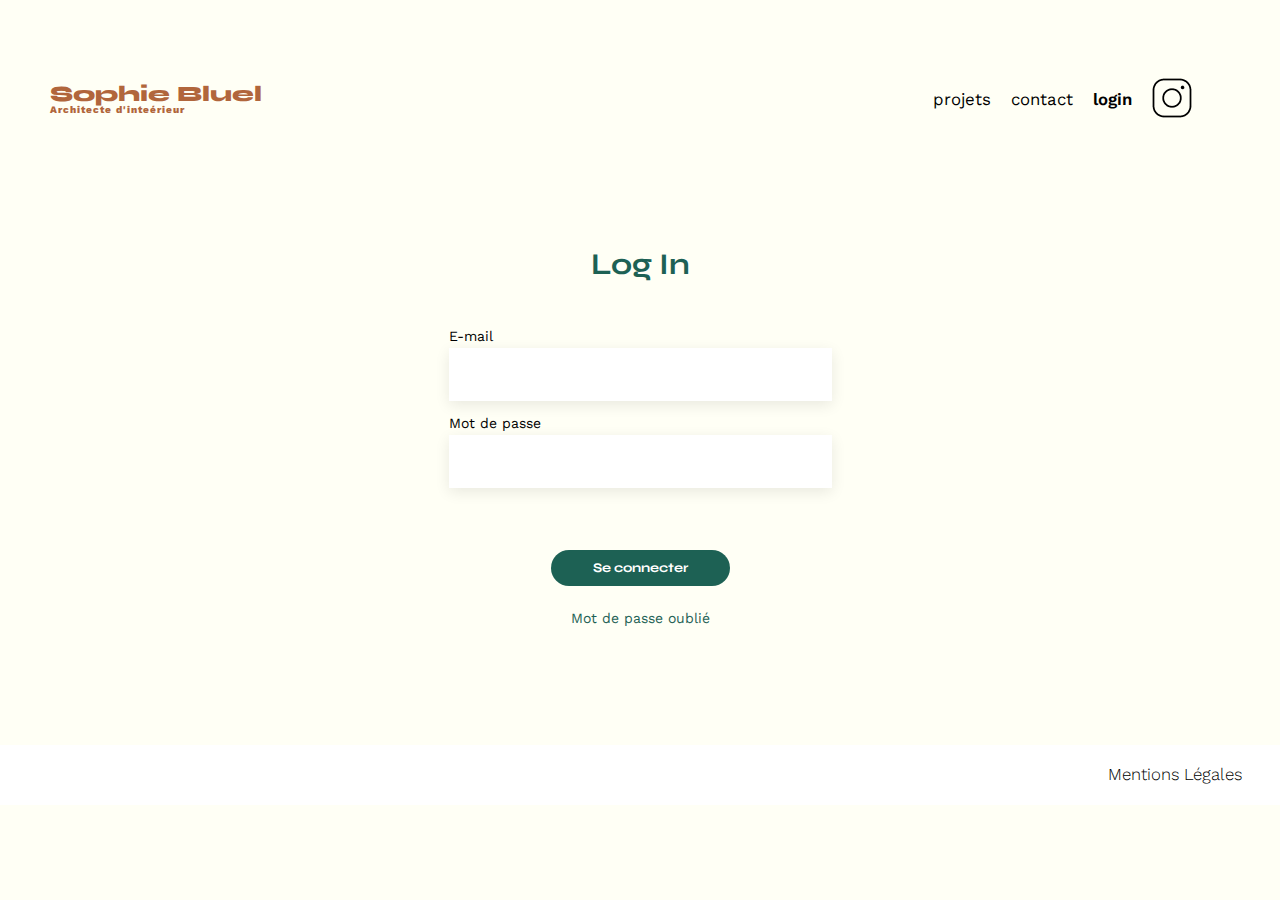
<file: Portfolio-architecte-sophie-bluel/FrontEnd/login.html>
<!DOCTYPE html>
<html lang="fr">
    <head>
	    <meta charset="UTF-8">
	    <title>Sophie Bluel - Architecte d'intérieur</title>
	    <meta name="viewport" content="width=device-width, initial-scale=1.0">
	    <link rel="preconnect" href="https://fonts.googleapis.com">
	    <link rel="preconnect" href="https://fonts.gstatic.com" crossorigin>
	    <link href="https://fonts.googleapis.com/css2?family=Syne:wght@400;500;700&family=Work+Sans:wght@300;400;500;600;700&display=swap" rel="stylesheet">
	    <meta name="description" content="">
	    <link rel="stylesheet" href="./assets/style.css">
    </head>
    <body >
        <header>
	        <h1>Sophie Bluel <span>Architecte d'inteérieur</span></h1>
	        <nav>
		        <ul>
			        <li>projets</li>
			        <li>contact</li>
			        <li class="bold">login</li>
			        <li><img src="./assets/icons/instagram.png" alt="Instagram"></li>
		        </ul>
	        </nav>
        </header>
        <main>
	        <section class="Section-form">
                <h2 >Log In</h2>
                <form >
                    <div class="form-labelinput">
                        <label for="email">E-mail</label>
                        <input class = "input-email" type="email" id="email" name="email" required>
            
                        <label for="password">Mot de passe</label>
                        <input class = "input-password" type="password" id="password" name="password" required>
                    </div>

                    <small class = "invalid"></small>

                    <div class="contenair-button">
                        <button class = " submit form-submit" type="submit">Se connecter</button>
                        <a class="passwordforget" href="mot-de-passe-oublie.html">Mot de passe oublié</a>
                    </div>
                </form>
	        </section>
        </main>

        <footer>
            <nav>
                <ul>
                <li class="thin">Mentions Légales</li>
                </ul>
            </nav>
        </footer>

        <script src="./assets/logscript.js"></script>
    </body>
</html>
</file>
<file: Portfolio-architecte-sophie-bluel/FrontEnd/assets/style.css>
/* http://meyerweb.com/eric/tools/css/reset/
   v2.0 | 20110126
   License: none (public domain)
*/

html, body, div, span, applet, object, iframe,
h1, h2, h3, h4, h5, h6, p, blockquote, pre,
a, abbr, acronym, address,aside, big, cite, code,
del, dfn, em, img, ins, kbd, q, s, samp,
small, strike, strong, sub, sup, tt, var,
b, u, i, center,
dl, dt, dd, ol, ul, li,
fieldset, form, label, legend,
table, caption, tbody, tfoot, thead, tr, th, td,
article, canvas, details, embed,
figure, figcaption,header, hgroup,
menu, nav, output, ruby, section, summary,
time, mark, audio, video {
	margin: 0;
	padding: 0;
	border: 0;
	font-size: 100%;
	font-family: 'Syne';
	font: inherit;
	vertical-align: baseline;
}
/* HTML5 display-role reset for older browsers */
article,aside, details, figcaption, figure,header, hgroup, menu, nav, section {
	display: block;
}
body {
	line-height: 1;
	
	
}
ol, ul {
	list-style: none;
}
blockquote, q {
	quotes: none;
}
blockquote:before, blockquote:after,
q:before, q:after {
	content: '';
	content: none;
}
table {
	border-collapse: collapse;
	border-spacing: 0;
}
/** end reset css**/
body {
	max-width: 1440px;
	margin:auto;
	height:100% ;
	font-family: 'Work Sans' ;
	font-size: 14px;
	background:rgba(350,400, 245);

}
header {
	display: flex;
	justify-content: space-between;
	align-items: center;
	margin: 50px 0;
	margin-right: 50px;
}
section {
	margin: 50px 0
}

main{
	margin-left: 50px;
	margin-right: 50px;
	
}

h1{
	display: flex;
	flex-direction: column;
	font-family: 'Syne';
	font-size: 22px;
	font-weight: 800;
	color: #B1663C;
	margin-left:50px;
}

h1 > span {
	font-family: 'Work Sans';
	font-size:10px;
	letter-spacing: 0.1em;
;
}

h2{
	font-family: 'Syne';
	font-weight: 700;
	font-size: 30px;
	color: #1D6154
}
h3{
	font-size: 26px;
	font-family: 'Work Sans';

}
.submit{
	font-family: 'Syne';
	border-radius: 60px;
	font-weight: 700;

}
.form-submit,
.modal-submit{
	background-color: #1D6154;
	color: white;
	width: 179px;
	height: 36px;
	box-shadow: none;
	border:none;
}
.modal-submit{
 width:237px;
 height:36px;


}

.admin-submit{
	color:black;
	background:white;
	width: 216px;
	height: 36px;
	display: flex;
	justify-content: center;
	align-items: center;
	border: none;
	box-shadow: none;
	cursor: pointer;
}

.contenairbuttons{
	display: flex;
	flex-direction: row;
	justify-content: center;
	gap:10px;
	padding-bottom: 15px;

}
.button{
	border: 1px solid #1D6154;
	font-family: 'Syne';
	font-weight: 500;
	color:#1D6154;
	border-radius: 60px;
	height: 37px;
	width: 100px;
	display: flex;
	justify-content: center;
	align-items: center;
	cursor: pointer;
}

.large-button{
	width: 198px;
}
.clicked{
	background-color:  #1D6154;
	color:white ;

}
nav ul {
	display: flex;
	align-items: center;
	list-style-type: none;

}
nav li {
	padding: 0 10px;
	font-size: 1.2em;
}

li:hover {
	font-weight: 500;
}
#introduction {
	display: flex;
	align-items: center;
}
#introduction figure {
	flex: 1
}
#introduction img {
	display: block;
	width: 80%;
}

#introduction article {
	flex: 1
}
#introduction h2 {
	margin-bottom: 1em;
}

#introduction p {
	margin-bottom: 0.5em;
}
#portfolio h2 {
	text-align: center;
	margin-bottom: 1em;
}


.gallery {
	width: 100%;
	display: grid;
	grid-template-columns: 1fr 1fr 1fr;
	grid-column-gap: 20px;
	grid-row-gap: 20px;
}

.gallery-modal {
	width: 100%;
	display: grid;
	grid-template-columns: 1fr 1fr 1fr 1fr 1fr ;
	grid-column-gap: 20px;
	grid-row-gap: 20px;
}

.gallery img {
	width: 100%;

}
#contact {
	width: 50%;
	margin: auto;
}
#contact > * {
	text-align: center;

}
#contact h2{
	margin-bottom: 20px;
}
#contact form {
	text-align: left;
	margin-top:30px;
	display: flex;
	flex-direction: column;
}

#contact input {
	height: 50px;
	font-size: 1.2em;
	border: none;
	box-shadow: 0px 4px 14px rgba(0, 0, 0, 0.09);
}
#contact label {
	margin: 2em 0 1em 0;
}
#contact textarea {
	border: none;
	box-shadow: 0px 4px 14px rgba(0, 0, 0, 0.09);
}

input[type="submit"]{
	font-family: 'Syne';
	font-weight: 700;
	color: white;
	background-color: #1D6154;
	margin : 2em auto ;
	width: 180px;
	text-align: center;
	border-radius: 60px ;
}



 nav ul {
	display: flex;
	justify-content: flex-end;
	margin: 2em;
	cursor: pointer;
}


footer {
	width: 100%;
	height: 60px;
	background-color: white;
	display: flex;
	justify-content: end;
	align-items: center;
  }

/***Login Page***/
.bold{
	font-weight: 600;
}
.thin{
	font-weight: 300;
}

.Section-form{
	display: flex;
	flex-direction: column;
	align-items: center;
	margin-top: 100px;
}


.form-labelinput{
	display: flex;
  	flex-direction: column;
	margin-top: 50px;
	font-family: 'Work Sans';	
}

.input-email{
	margin-bottom: 30px;
}

.input-email,
.input-password {
	margin-bottom:15px ;
	margin-top: 5px;
	border: none;
	width: 379px;
	height: 51px;
	box-shadow: 0px 4px 14px rgba(0, 0, 0, 0.09);
	background-color: white;
}

.contenair-button{
	display: flex;
	flex-direction: column;
	align-items: center;
	gap:25px;
	margin-top: 47px;
}

.passwordforget{
	text-decoration: none;
	color: #1D6154;
	margin-bottom: 70px;
}

.invalid{
	color:red;
}

.lien-login{
	text-decoration: none;
	color: black;
}

/*** admin ***/
.banner-admin{
	position: absolute;
	width: 100%;
	top:0;
	background-color: black;
	height: 59px;
	color: white;
	display: flex;
	flex-direction: row;
	justify-content: center;
	align-items: center;
	gap:50px;
}

.project-title{
	display: flex;
	justify-content: center;
	gap:15px
}

.modified{
	position: relative;
	top:10px;
	cursor: pointer;

}

.modified2{
	margin-top: 15px;
}

.modified3{
	margin-bottom: 30px;
}

/***modale***/


.modal {
	position: fixed;
	background-color: rgba(0, 0, 0, 0.2);
	top:0;
	bottom:0;
	left: 0;
	right: 0;
	z-index: 9999;
}

.modal1,
.modal2{
	font-family: 'Work Sans';
	width: 630px;
	height: 650px;
	background-color: white;
	padding-top: 40px;
	padding-bottom: 20px;
	position: fixed;
	top:50%;
	left: 50%;
	transform: translate(-50%, -50%);
}

.disposition{
	display: flex;
	flex-direction: column;
	align-items: center;
}

.gallery-modal{
		overflow: auto;
		width: 80%;
		max-width: 400px;
		max-height: 400px;
		margin-top:26px;
		display: grid;
		grid-template-columns: 1fr 1fr 1fr 1fr 1fr ;
		grid-column-gap: 5px;
		grid-row-gap: 10px;
		padding-bottom: 27px;
		border-bottom: 1px solid #B3B3B3;
}

.gallery-modal img {
	width: 100%;
	height: 108px;
	
}

  
.gallery-modal figure {
	position: relative;
}
  
.gallery-modal figure i.fa-trash {
  	font-size: 12px;
	position: absolute;
	top: 5px;
	right: 5px;
	background-color:black;
	color:white ;
    padding: 4px;
	
}
  
  
.modale-close,
.modale-close2{
	font-weight: 700;
	position:absolute ;
	top:32px;
	right: 32px;
	font-size: 16px;
	cursor: pointer;
}

.modal-submit{
	width:237px;
	height:36px;
	margin-top: 20px;
	font-weight: 700;
	position: fixed;
	bottom:80px;
}

.gallery-delete{
	color:red;
	font-size: 14px;
	margin-top: 25px;
	position: fixed;
	bottom:50px;	
}
   
.edit-link {
	text-decoration: none;
	color: black;
}
  
  
.addpicture{
	display: flex;
	flex-direction: column;
	align-items: center;
	width: 420px;
	height: 169px;
	background-color: #E8F1F6;
	margin-top: 26px;
	margin-bottom: 40px;
}

.comment-size-picture{
	margin-bottom: 5px;
}
#titlemodal2{
	margin-top: 40px;
}
.fa-arrow-left{
	font-size: 18px;
	position: absolute;
	top:32px;
	left:32px
}
.deleteimage{
	color: white;
	background-color: black;
	position: relative;
	z-index: 1;
	top:5px;
	left:75px;
	cursor: pointer;
	padding: 4px;
}

.fa-image{
	font-size: 58px;
	color:#B9C5CC;
	margin-top: 26px;
	margin-bottom: 10px;
}

.addpicture-button{
	display: flex;
	justify-content: center;
	align-items: center;
	width: 173px;
	height: 36px;
	font-weight: 500;
	border-radius: 60px;
	background-color: #CBD6DC;
	color:#306685;
	border: none;
	margin-bottom: 12px;
	cursor: pointer;
}


.modale2-contenair-input{
	display: flex;
	flex-direction: column;
	margin: auto;
	padding-bottom: 47px;
	border-bottom: 1px solid #B3B3B3;
	margin-bottom: 32px;
}

.modale2-input{
	width: 420px;
	height: 51px;
	background: #FFFFFF;
	border: none;
	box-shadow: 0px 4px 14px rgba(0, 0, 0, 0.09);
}

.modale2-label{
	font-family: 'work Sans';
	font-size: 14px;
	margin-bottom: 10px;
	margin-top: 21px;
}

.modale2-button-contenair{
	display: flex;
	justify-content: center;
}

.modale2-button{
	width: 237px;
	height: 36px;
	border-radius: 60px;
	border: none;
	background: #A7A7A7;
	color: white;
	font-family: 'Syne';
	font-weight: 700;
}

.green{
	background-color: #1D6154;
}

.ajoutimage{
	position: absolute;
	width: 173px;
	height: 169px;
	object-fit: cover;
}
</file>
